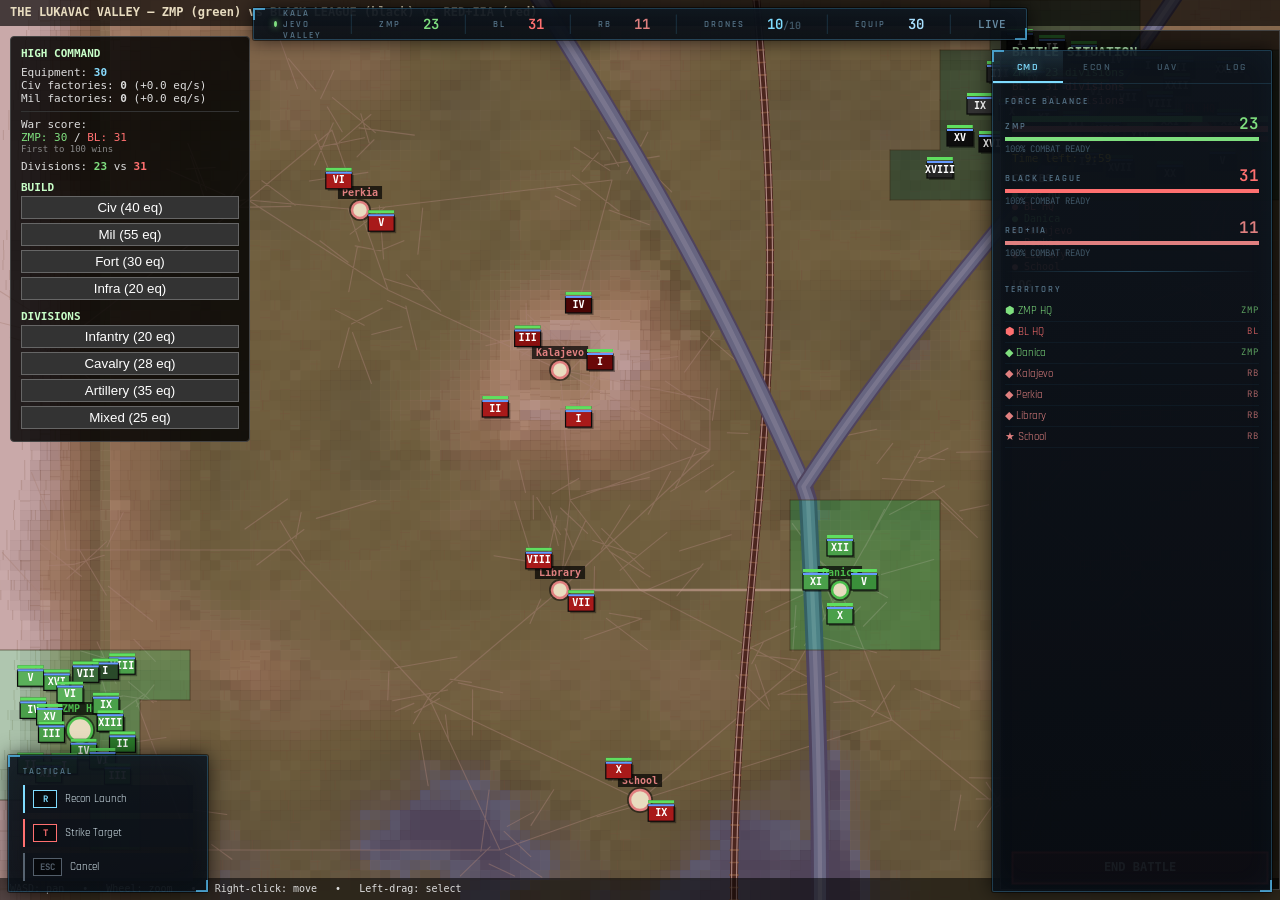
<file: battle.html>
<!DOCTYPE html>
<html lang="en">
<head>
  <meta charset="utf-8">
  <meta name="viewport" content="width=device-width, initial-scale=1">
  <title>Battle - Class Council</title>
  <link rel="stylesheet" type="text/css" href="battle.css">
  <link href="https://fonts.googleapis.com/css2?family=Roboto+Mono:wght@400;700&display=swap" rel="stylesheet">
</head>
<body>

  <div id="battle-container">
    <audio id="battle-music" loop preload="auto" style="display:none;">
      <source src="js/ji.mp3" type="audio/mpeg">
    </audio>
    <div id="canvas-container" style="position:absolute;inset:0;">
      <canvas id="battle-map-canvas"></canvas>
    </div>
  </div>

  <!-- Game modules in dependency order -->
  <script src="js/data.js"></script>
  <script src="js/engine.js"></script>
  <script src="js/battle.js"></script>         <!-- File 1: BattleMap -->
  <script src="js/battlefeild.js"></script>    <!-- File 2: BattleUnits -->
  <script src="js/battle_front.js"></script>   <!-- File 3: BattleFront -->
  <script src="js/battla.js"></script>         <!-- File 4: BattleHOI4 -->
  <script src="js/battle_economy.js"></script>
  <script src="js/battle_terrain_visual.js"></script>
  <script src="js/drone.js"></script>
  <script src="js/hud.js"></script>
  

  <script>
    window.addEventListener('load', function () {
      // Sanity check
      if (!window.BattleMap || !window.BattleUnits || !window.BattleFront || !window.BattleHOI4) {
        var missing = [];
        if (!window.BattleMap) missing.push('battle_map.js (js/battle.js)');
        if (!window.BattleUnits) missing.push('battle_units.js (js/battlefeild.js)');
        if (!window.BattleFront) missing.push('battle_front.js');
        if (!window.BattleHOI4) missing.push('battle_hoi4.js (js/battla.js)');
        document.body.innerHTML =
          '<div style="padding:40px;color:#f66;font-family:monospace;">' +
          '<h1>Missing scripts:</h1><p>' + missing.join('<br>') + '</p></div>';
        return;
      }

      // Read paramilitary strength out of the saved game
      var playerStrength = 100, enemyStrength = 120;
      try {
        var raw = localStorage.getItem('classCouncil_save_auto');
        if (raw) {
          var saveData = JSON.parse(raw);
          if (saveData && saveData.state && saveData.state.paramilitaries) {
            var p = saveData.state.paramilitaries;
            if (p.dzehurjaca) {
              playerStrength = Math.max(60, Math.round(
                p.dzehurjaca.members * ((p.dzehurjaca.training + p.dzehurjaca.equipment) / 20)
              ));
            }
            if (p.black_legion) {
              enemyStrength = Math.max(80, Math.round(
                p.black_legion.members * ((p.black_legion.training + p.black_legion.equipment) / 20)
              ));
            }
          }
        }
      } catch (e) {}

      // Boot in order
    BattleMap.init({});
    BattleUnits.init({ playerStrength: playerStrength, enemyStrength: enemyStrength });
    BattleFront.init();
    BattleHOI4.init();
    BattleHOI4.attachClickHandler();
    BattleEconomy.init();
    BattleTerrainVisual.init();
    window.BattleDrones.init();
    window.BattleHUD.init();
      

      console.log('[battle.html] all modules booted.');
    });
  </script>
</body>
</html>
</file>
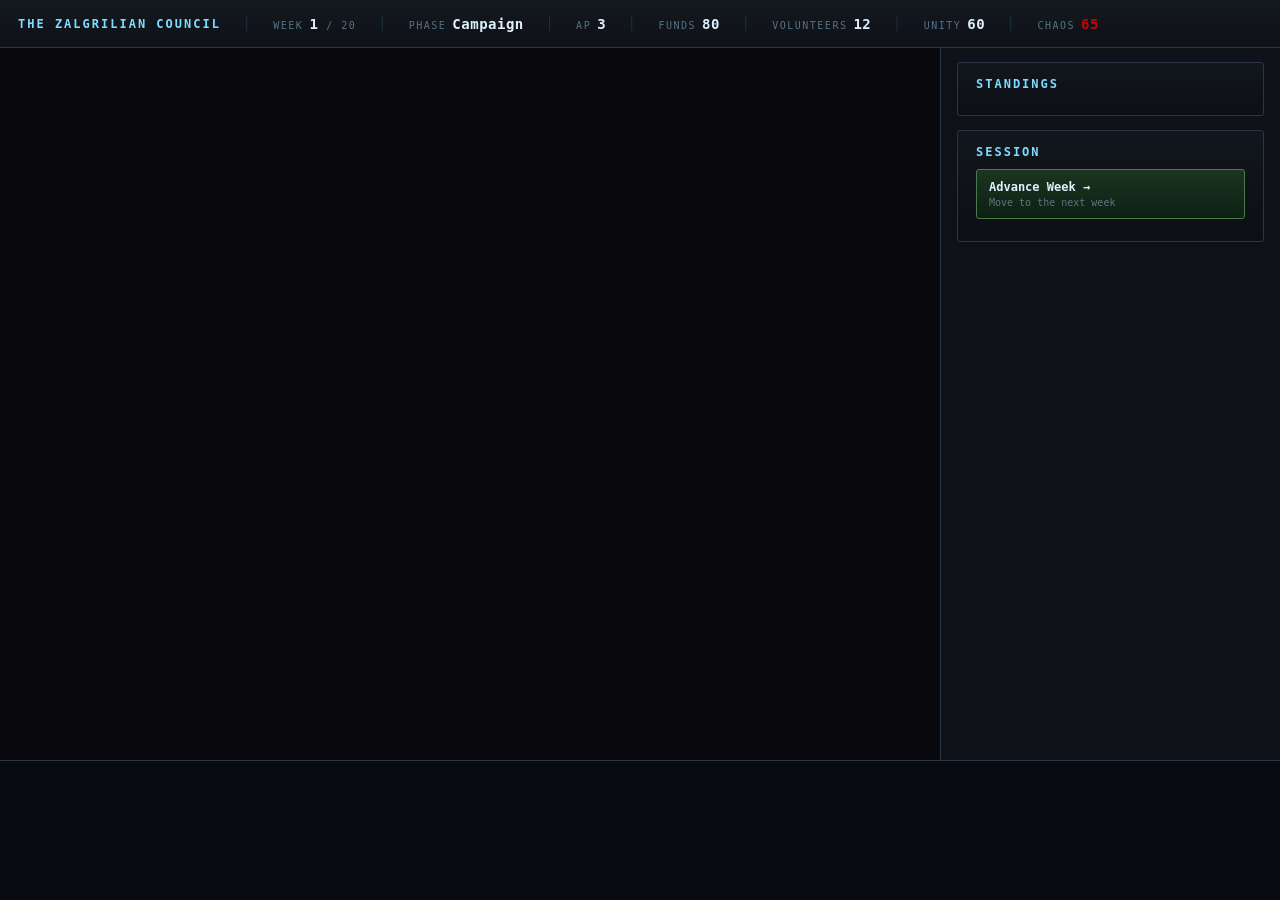
<file: zalgrilian_council.html>
<!DOCTYPE html>
<html lang="en">
<head>
<meta charset="UTF-8">
<title>The Zalgrilian Council</title>
<style>
  html, body {
    margin: 0; padding: 0; height: 100%; overflow: hidden;
    background: #0a0a0e;
    font-family: 'JetBrains Mono', 'Consolas', monospace;
    color: #d8e8f0;
  }

  #council-root {
    display: grid;
    grid-template-columns: 1fr 340px;
    grid-template-rows: 48px 1fr 140px;
    grid-template-areas:
      "top    top"
      "main   side"
      "log    log";
    width: 100vw; height: 100vh;
  }

  /* ---------- Top Bar ---------- */
  #top {
    grid-area: top;
    background: linear-gradient(180deg, #14181f 0%, #0e1218 100%);
    border-bottom: 1px solid #2a3545;
    display: flex; align-items: center;
    padding: 0 18px; gap: 22px;
    font-size: 13px; letter-spacing: 0.5px;
  }
  #top .title {
    font-weight: 700;
    color: #7fdcff;
    text-transform: uppercase;
    letter-spacing: 2px;
    font-size: 12px;
  }
  #top .sep { color: rgba(90,200,255,0.15); }
  #top .stat { display: flex; gap: 6px; align-items: baseline; }
  #top .lbl {
    font-size: 10px; color: rgba(140,190,220,0.55);
    text-transform: uppercase; letter-spacing: 1.5px;
  }
  #top .val { font-weight: 700; color: #e0f0ff; font-size: 14px; }
  #top .val.phase-campaign { color: #7fdf7f; }
  #top .val.phase-convention { color: #ffcc55; }
  #top .val.phase-ended { color: #ff6060; }

  /* ---------- Main ---------- */
  #main {
    grid-area: main;
    overflow-y: auto;
    padding: 18px 22px;
  }

  /* ---------- Sidebar ---------- */
  #side {
    grid-area: side;
    background: #0e1218;
    border-left: 1px solid #2a3545;
    overflow-y: auto;
    padding: 14px 16px;
  }

  /* ---------- Log ---------- */
  #log {
    grid-area: log;
    background: #080b10;
    border-top: 1px solid #2a3545;
    overflow-y: auto;
    padding: 10px 18px;
    font-size: 11px;
    line-height: 1.6;
    color: rgba(180,210,230,0.7);
  }
  #log .entry { border-bottom: 1px solid rgba(90,200,255,0.05); padding: 2px 0; }
  #log .entry.new { color: #7fdcff; }

  /* ---------- Cards / Panels ---------- */
  .panel {
    background: linear-gradient(180deg, #12161d 0%, #0c1015 100%);
    border: 1px solid #2a3545;
    border-radius: 3px;
    padding: 14px 18px;
    margin-bottom: 14px;
  }
  .panel h2 {
    margin: 0 0 10px 0;
    font-size: 12px;
    text-transform: uppercase;
    letter-spacing: 2px;
    color: #7fdcff;
    font-weight: 600;
  }
  .panel h3 {
    margin: 12px 0 6px 0;
    font-size: 11px;
    text-transform: uppercase;
    letter-spacing: 1.5px;
    color: rgba(140,190,220,0.65);
    font-weight: 600;
  }

  /* ---------- Party bars ---------- */
  .party-row {
    display: grid;
    grid-template-columns: 90px 1fr 60px 50px;
    align-items: center;
    gap: 10px;
    padding: 5px 0;
    font-size: 12px;
  }
  .party-row .nm { font-weight: 700; letter-spacing: 0.5px; }
  .party-row .bar {
    height: 8px;
    background: rgba(0,0,0,0.55);
    border-radius: 2px;
    overflow: hidden;
    position: relative;
  }
  .party-row .bar i {
    display: block; height: 100%;
    transition: width 0.4s ease;
  }
  .party-row .pct { text-align: right; font-weight: 700; }
  .party-row .seat {
    text-align: right; font-size: 11px;
    color: rgba(140,190,220,0.7);
  }
  .party-row.zmp .nm { color: #7fdf7f; }
  .party-row.zpf .nm { color: #66c466; }
  .party-row.zap .nm { color: #e0a060; }
  .party-row.rbmp .nm { color: #ff7070; }
  .party-row.zej .nm { color: #d060d0; }
  .party-row.plms .nm { color: #e880b8; }

  /* ---------- Buttons ---------- */
  button.act {
    display: block;
    width: 100%;
    margin: 6px 0;
    padding: 10px 12px;
    background: linear-gradient(180deg, #1a2028 0%, #121820 100%);
    color: #d8e8f0;
    border: 1px solid #2a3545;
    border-radius: 3px;
    font-family: inherit;
    font-size: 12px;
    text-align: left;
    cursor: pointer;
    transition: all 0.12s ease;
  }
  button.act:hover:not(:disabled) {
    background: linear-gradient(180deg, #202a36 0%, #161c26 100%);
    border-color: #4a7a9a;
    transform: translateX(2px);
  }
  button.act:disabled {
    opacity: 0.4;
    cursor: not-allowed;
  }
  button.act b { color: #e0f0ff; }
  button.act .cost {
    float: right;
    color: #7fdcff;
    font-size: 11px;
    font-weight: 600;
  }
  button.act .d {
    display: block;
    font-size: 10px;
    color: rgba(140,190,220,0.55);
    margin-top: 3px;
  }
  button.act.primary {
    background: linear-gradient(180deg, #1a3520 0%, #0e2014 100%);
    border-color: #4a7a4a;
  }
  button.act.primary:hover:not(:disabled) {
    background: linear-gradient(180deg, #244a2a 0%, #142a18 100%);
    border-color: #6aaa6a;
  }
  button.act.danger {
    background: linear-gradient(180deg, #35201a 0%, #200e0c 100%);
    border-color: #7a4a4a;
  }
  button.act.danger:hover:not(:disabled) {
    background: linear-gradient(180deg, #4a2a24 0%, #2a1414 100%);
    border-color: #aa6a6a;
  }

  /* ---------- Action grid ---------- */
  .action-grid {
    display: grid;
    grid-template-columns: 1fr 1fr;
    gap: 6px;
  }

  /* ---------- Convention clauses ---------- */
  .clause-opt {
    display: block;
    width: 100%;
    margin: 6px 0;
    padding: 12px 14px;
    background: linear-gradient(180deg, #1a2028 0%, #121820 100%);
    border: 1px solid #2a3545;
    border-radius: 3px;
    font-family: inherit;
    font-size: 12px;
    text-align: left;
    cursor: pointer;
    transition: all 0.12s ease;
  }
  .clause-opt:hover {
    border-color: #7fdcff;
    background: linear-gradient(180deg, #202a36 0%, #161c26 100%);
  }
  .clause-opt b {
    color: #7fdcff;
    display: block;
    font-size: 12px;
    letter-spacing: 0.5px;
  }
  .clause-opt .d {
    display: block;
    color: rgba(180,210,230,0.7);
    font-size: 11px;
    margin-top: 4px;
    line-height: 1.4;
  }
  .clause-opt .eff {
    display: block;
    color: rgba(140,220,140,0.7);
    font-size: 10px;
    margin-top: 6px;
    font-style: italic;
  }

  /* ---------- Election result overlay ---------- */
  #election-overlay {
    position: fixed;
    top: 0; left: 0; right: 0; bottom: 0;
    background: rgba(0,0,0,0.85);
    display: none;
    align-items: center;
    justify-content: center;
    z-index: 100;
  }
  #election-overlay.visible { display: flex; }
  #election-overlay .box {
    background: linear-gradient(180deg, #141820 0%, #0c1015 100%);
    border: 2px solid #7fdcff;
    border-radius: 6px;
    padding: 30px 40px;
    max-width: 640px;
    width: 90%;
    max-height: 85vh;
    overflow-y: auto;
  }
  #election-overlay h1 {
    margin: 0 0 6px 0;
    font-size: 22px;
    letter-spacing: 3px;
    text-transform: uppercase;
    color: #7fdcff;
    text-align: center;
  }
  #election-overlay .sub {
    text-align: center;
    color: rgba(140,190,220,0.7);
    font-size: 11px;
    letter-spacing: 2px;
    text-transform: uppercase;
    margin-bottom: 20px;
  }
  #election-overlay .zmp-line {
    text-align: center;
    font-size: 30px;
    font-weight: 700;
    color: #7fdf7f;
    margin: 16px 0;
    letter-spacing: 2px;
  }
  #election-overlay .hist {
    text-align: center;
    font-size: 12px;
    color: rgba(180,210,230,0.65);
    margin-bottom: 24px;
  }
  #election-overlay table {
    width: 100%;
    border-collapse: collapse;
    font-size: 12px;
    margin-bottom: 20px;
  }
  #election-overlay th {
    text-align: left;
    padding: 6px 8px;
    color: rgba(140,190,220,0.6);
    text-transform: uppercase;
    font-size: 10px;
    letter-spacing: 1.5px;
    border-bottom: 1px solid #2a3545;
  }
  #election-overlay td {
    padding: 5px 8px;
    border-bottom: 1px solid rgba(90,200,255,0.05);
  }

  #event-overlay {
  position: fixed;
  top: 0; left: 0; right: 0; bottom: 0;
  background: rgba(0,0,0,0.85);
  display: none;
  align-items: center;
  justify-content: center;
  z-index: 100;
}
#event-overlay.visible { display: flex; }
#event-overlay .box {
  background: linear-gradient(180deg, #141820 0%, #0c1015 100%);
  border: 2px solid #ffcc55;
  border-radius: 6px;
  padding: 30px 40px;
  max-width: 640px;
  width: 90%;
  max-height: 85vh;
  overflow-y: auto;
}
#event-overlay h1 {
  margin: 0 0 6px 0;
  font-size: 20px;
  letter-spacing: 2px;
  text-transform: uppercase;
  color: #ffcc55;
  text-align: center;
}
#event-overlay .sub {
  text-align: center;
  color: rgba(140,190,220,0.7);
  font-size: 11px;
  letter-spacing: 2px;
  text-transform: uppercase;
  margin-bottom: 16px;
}

.party-row.in-coalition {
  background: rgba(127, 220, 255, 0.06);
}
.party-row.in-coalition .nm {
  color: #7fdcff;
}
  #election-overlay .winner { font-weight: 700; color: #7fdf7f; }
  #election-overlay .contin {
    display: block;
    width: 100%;
    padding: 12px;
    background: #1a3520;
    color: #d8e8f0;
    border: 1px solid #4a7a4a;
    border-radius: 3px;
    font-family: inherit;
    font-size: 13px;
    font-weight: 700;
    letter-spacing: 1.5px;
    text-transform: uppercase;
    cursor: pointer;
    margin-top: 10px;
  }
  #election-overlay .contin:hover {
    background: #244a2a;
  }
    /* ============================================================
     ANIMATIONS — Wire Reports & Terminal Flicker
     ============================================================ */

  @keyframes fade-in {
    from { opacity: 0; }
    to   { opacity: 1; }
  }

  @keyframes slide-up {
    from { opacity: 0; transform: translateY(12px); }
    to   { opacity: 1; transform: translateY(0); }
  }

  @keyframes wire-print {
    0%   { transform: scaleY(0); opacity: 0; transform-origin: top; }
    50%  { transform: scaleY(1.02); opacity: 1; }
    100% { transform: scaleY(1); opacity: 1; }
  }

  @keyframes flicker {
    0%, 100% { opacity: 1; }
    5%  { opacity: 0.8; }
    10% { opacity: 1; }
    33% { opacity: 0.9; }
    35% { opacity: 1; }
  }

  @keyframes pulse-danger {
    0%, 100% { box-shadow: 0 0 0 0 rgba(204, 34, 34, 0); }
    50%      { box-shadow: 0 0 15px 2px rgba(204, 34, 34, 0.3); border-color: #cc2222; }
  }

  /* Apply slide-up to all main panels automatically */
  .panel {
    animation: slide-up 0.3s cubic-bezier(0.2, 0.8, 0.2, 1) both;
  }

  /* Stagger the party rows in the sidebar */
  .party-row {
    animation: slide-up 0.4s ease-out both;
  }
  .party-row:nth-child(1) { animation-delay: 0.05s; }
  .party-row:nth-child(2) { animation-delay: 0.10s; }
  .party-row:nth-child(3) { animation-delay: 0.15s; }
  .party-row:nth-child(4) { animation-delay: 0.20s; }
  .party-row:nth-child(5) { animation-delay: 0.25s; }
  .party-row:nth-child(6) { animation-delay: 0.30s; }

  /* Overlays come in like a wire print */
  #election-overlay .box,
  #event-overlay .box {
    animation: wire-print 0.4s cubic-bezier(0.2, 0.8, 0.2, 1) both;
  }

  /* Headlines flicker in */
  #election-overlay h1,
  #event-overlay h1 {
    animation: flicker 1.2s steps(2, end) 1, fade-in 0.5s ease-out both;
  }

  /* The election table rows cascade in */
  #el-body tr {
    animation: fade-in 0.3s ease-out both;
  }
  #el-body tr:nth-child(1) { animation-delay: 0.1s; }
  #el-body tr:nth-child(2) { animation-delay: 0.2s; }
  #el-body tr:nth-child(3) { animation-delay: 0.3s; }
  #el-body tr:nth-child(4) { animation-delay: 0.4s; }
  #el-body tr:nth-child(5) { animation-delay: 0.5s; }
  #el-body tr:nth-child(6) { animation-delay: 0.6s; }

  /* Crisis pulse for danger */
  .crisis-pulse {
    animation: pulse-danger 2.5s infinite;
  }

  /* Clauses fade in smoothly */
  .clause-opt {
    animation: slide-up 0.4s ease-out both;
  }
  .clause-opt:nth-child(2) { animation-delay: 0.1s; }
  .clause-opt:nth-child(3) { animation-delay: 0.2s; }
  .clause-opt:nth-child(4) { animation-delay: 0.3s; }
</style>
</head>
<body>

<div id="council-root">

  <!-- ================= TOP BAR ================= -->
  <div id="top">
    <span class="title">The Zalgrilian Council</span>
    <span class="sep">│</span>
    <span class="stat"><span class="lbl">Week</span><span class="val" id="top-week">1</span><span class="lbl" style="margin-left:2px;">/ 20</span></span>
    <span class="sep">│</span>
    <span class="stat"><span class="lbl">Phase</span><span class="val" id="top-phase">Campaign</span></span>
    <span class="sep">│</span>
    <span class="stat"><span class="lbl">AP</span><span class="val" id="top-ap">3</span></span>
    <span class="sep">│</span>
    <span class="stat"><span class="lbl">Funds</span><span class="val" id="top-funds">80</span></span>
    <span class="sep">│</span>
    <span class="stat"><span class="lbl">Volunteers</span><span class="val" id="top-vol">12</span></span>
    <span class="sep">│</span>
    <span class="stat"><span class="lbl">Unity</span><span class="val" id="top-unity">60</span></span>
    <span class="sep">│</span>
    <span class="stat"><span class="lbl">Chaos</span><span class="val" id="top-chaos" style="color:#cc0000;">65</span></span>
  </div>

  <!-- ================= MAIN ================= -->
  <div id="main"></div>

  <!-- ================= SIDEBAR ================= -->
  <div id="side">
    <div class="panel">
      <h2>Standings</h2>
      <div id="standings"></div>
    </div>

    <div class="panel">
      <h2>Session</h2>
      <button class="act primary" id="btn-advance">
        <b>Advance Week →</b>
        <span class="d">Move to the next week</span>
      </button>
      <div id="session-info" style="font-size:11px;color:rgba(140,190,220,0.6);margin-top:8px;"></div>
    </div>
  </div>

  <!-- ================= LOG ================= -->
  <div id="log"></div>

</div>

<!-- ================= ELECTION OVERLAY ================= -->
<div id="election-overlay">
  <div class="box">
    <h1 id="el-title">Election Held</h1>
    <div class="sub" id="el-sub">Zalgrilian Council — Week 1</div>
    <div class="zmp-line" id="el-zmp">55%</div>
    <div class="hist" id="el-hist"></div>
    <table>
      <thead>
        <tr><th>Party</th><th>Share</th><th>Seats</th></tr>
      </thead>
      <tbody id="el-body"></tbody>
    </table>
    <button class="contin" id="el-continue">Continue</button>
  </div>

</div>

<!-- ================= EVENT OVERLAY ================= -->
<div id="event-overlay">
  <div class="box">
    <h1 id="ev-title">Event</h1>
    <div class="sub" id="ev-sub">A moment in the session</div>
    <p id="ev-body" style="font-size:13px;color:#d8e8f0;line-height:1.6;margin-bottom:18px;"></p>
    <div id="ev-choices"></div>
  </div>
</div>

<!-- ================= SCRIPT ================= -->
<script src="js/Zalgrilian_council.js"></script>
<script src="js/Uij.js"></script>
</body>
</html>
</file>
<file: battle.css>
/* battle.css - tactical battle screen */

* { box-sizing: border-box; margin: 0; padding: 0; }

body {
  font-family: 'Roboto Mono', monospace;
  background: #0a0a0a;
  color: #e0e0e0;
  overflow: hidden;
  height: 100vh;
  width: 100vw;
}

#battle-container {
  position: relative;
  width: 100%;
  height: 100%;
}

#canvas-container {
  position: absolute;
  top: 0;
  left: 0;
  width: 100%;
  height: 100%;
}
#canvas-container canvas { display: block; }

/* top ui */
#ui-overlay {
  position: absolute;
  top: 0;
  left: 0;
  width: 100%;
  height: 100%;
  pointer-events: none; /* let clicks pass through to canvas */
  display: flex;
  flex-direction: column;
  justify-content: space-between;
}

#top-bar {
  display: flex;
  justify-content: space-between;
  padding: 15px 20px;
  pointer-events: none;
}

.stats-box {
  background: rgba(0, 0, 0, 0.75);
  border: 2px solid #333;
  border-radius: 8px;
  padding: 10px 18px;
  font-size: 0.9rem;
  backdrop-filter: blur(5px); /* looks cool */
}

#player-stats { border-color: #2a8f2a; color: #7fdf7f; }
#enemy-stats { border-color: #8a1010; color: #ff7070; }

.stats-box .label {
  color: #888;
  font-size: 0.75rem;
  text-transform: uppercase;
  letter-spacing: 0.05em;
}

.stats-box .value { font-weight: 700; font-size: 1.1rem; }

#bottom-bar {
  display: flex;
  justify-content: space-between;
  align-items: flex-end;
  padding: 15px 20px;
  pointer-events: none;
}

#unit-info {
  background: rgba(0, 0, 0, 0.75);
  border: 1px solid #444;
  border-radius: 6px;
  padding: 10px 15px;
  font-size: 0.85rem;
  max-width: 400px;
  backdrop-filter: blur(5px);
  opacity: 0;
  transition: opacity 0.2s;
}

#unit-info.visible { opacity: 1; }
#unit-info .unit-name { font-weight: 700; margin-bottom: 5px; }
#unit-info .unit-stat { color: #aaa; }
#unit-info .unit-stat span { color: #fff; }

#controls-hint {
  background: rgba(0, 0, 0, 0.6);
  border-radius: 4px;
  padding: 8px 14px;
  font-size: 0.75rem;
  color: #888;
}

/* right side panel */
#side-panel {
  position: absolute;
  top: 80px;
  right: 15px;
  width: 280px;
  display: flex;
  flex-direction: column;
  gap: 12px;
  pointer-events: auto;
}

#recruit-panel {
  background: rgba(0, 0, 0, 0.8);
  border: 1px solid #333;
  border-radius: 8px;
  padding: 12px;
  backdrop-filter: blur(5px);
}

#recruit-panel h3 {
  font-size: 0.85rem;
  color: #ffd700;
  margin-bottom: 10px;
  text-transform: uppercase;
  letter-spacing: 0.05em;
}

.recruit-btn {
  display: flex;
  justify-content: space-between;
  align-items: center;
  width: 100%;
  background: rgba(40, 40, 40, 0.9);
  border: 1px solid #444;
  border-radius: 4px;
  padding: 8px 10px;
  margin-bottom: 5px;
  cursor: pointer;
  transition: all 0.15s;
  font-family: inherit;
  font-size: 0.8rem;
  color: #ddd;
  text-align: left;
}

.recruit-btn:hover:not(:disabled) {
  background: rgba(60, 60, 60, 0.9);
  border-color: #5fae3c;
}

.recruit-btn:disabled { opacity: 0.4; cursor: not-allowed; }
.recruit-btn .name { font-weight: 700; }
.recruit-btn .cost { color: #ffd700; }
.recruit-btn .desc { display: block; font-size: 0.7rem; color: #888; margin-top: 2px; }

#log-panel {
  background: rgba(0, 0, 0, 0.8);
  border: 1px solid #333;
  border-radius: 8px;
  padding: 12px;
  max-height: 200px;
  overflow-y: auto;
  backdrop-filter: blur(5px);
}

#log-panel h3 {
  font-size: 0.85rem;
  color: #ffd700;
  margin-bottom: 8px;
  text-transform: uppercase;
}

#log-panel .log-entry {
  font-size: 0.75rem;
  color: #aaa;
  padding: 3px 0;
  border-bottom: 1px solid #222;
}
#log-panel .log-entry:last-child { border-bottom: none; }

#end-battle-btn {
  background: #8a1010;
  border: 2px solid #ff4040;
  border-radius: 6px;
  padding: 12px;
  color: #fff;
  font-family: inherit;
  font-size: 0.9rem;
  font-weight: 700;
  cursor: pointer;
  transition: all 0.15s;
  text-transform: uppercase;
}

#end-battle-btn:hover { background: #aa2020; border-color: #ff6060; }

/* 3d labels */
.capital-label {
  font-family: 'Roboto Mono', monospace;
  font-size: 11px;
  font-weight: 700;
  color: #fff;
  text-shadow: -1px -1px 0 #000, 1px -1px 0 #000, -1px 1px 0 #000, 1px 1px 0 #000, 0 0 6px rgba(0,0,0,0.8);
  white-space: nowrap;
  pointer-events: none;
  user-select: none;
}

.unit-label {
  font-family: 'Roboto Mono', monospace;
  font-size: 9px;
  color: #fff;
  background: rgba(0,0,0,0.5);
  padding: 1px 4px;
  border-radius: 3px;
  white-space: nowrap;
  pointer-events: none;
  user-select: none;
}

.float-text {
  font-family: 'Roboto Mono', monospace;
  font-size: 14px;
  font-weight: 700;
  text-shadow: -1px -1px 0 #000, 1px -1px 0 #000, -1px 1px 0 #000, 1px 1px 0 #000;
  white-space: nowrap;
  pointer-events: none;
  user-select: none;
  animation: floatUp 1.4s ease-out forwards;
}

@keyframes floatUp {
  0% { opacity: 1; transform: translateY(0); }
  100% { opacity: 0; transform: translateY(-40px); }
}

/* health bars */
.health-bar {
  width: 40px;
  height: 4px;
  background: rgba(0,0,0,0.7);
  border-radius: 2px;
  overflow: hidden;
  margin-top: 2px;
}

.health-bar .fill {
  height: 100%;
  background: #5fdf5f;
  transition: width 0.1s;
}

.health-bar .fill.enemy { background: #ff6060; }
.health-bar .fill.low { background: #ffaa00; }
.health-bar .fill.critical { background: #ff3030; }
</file>
